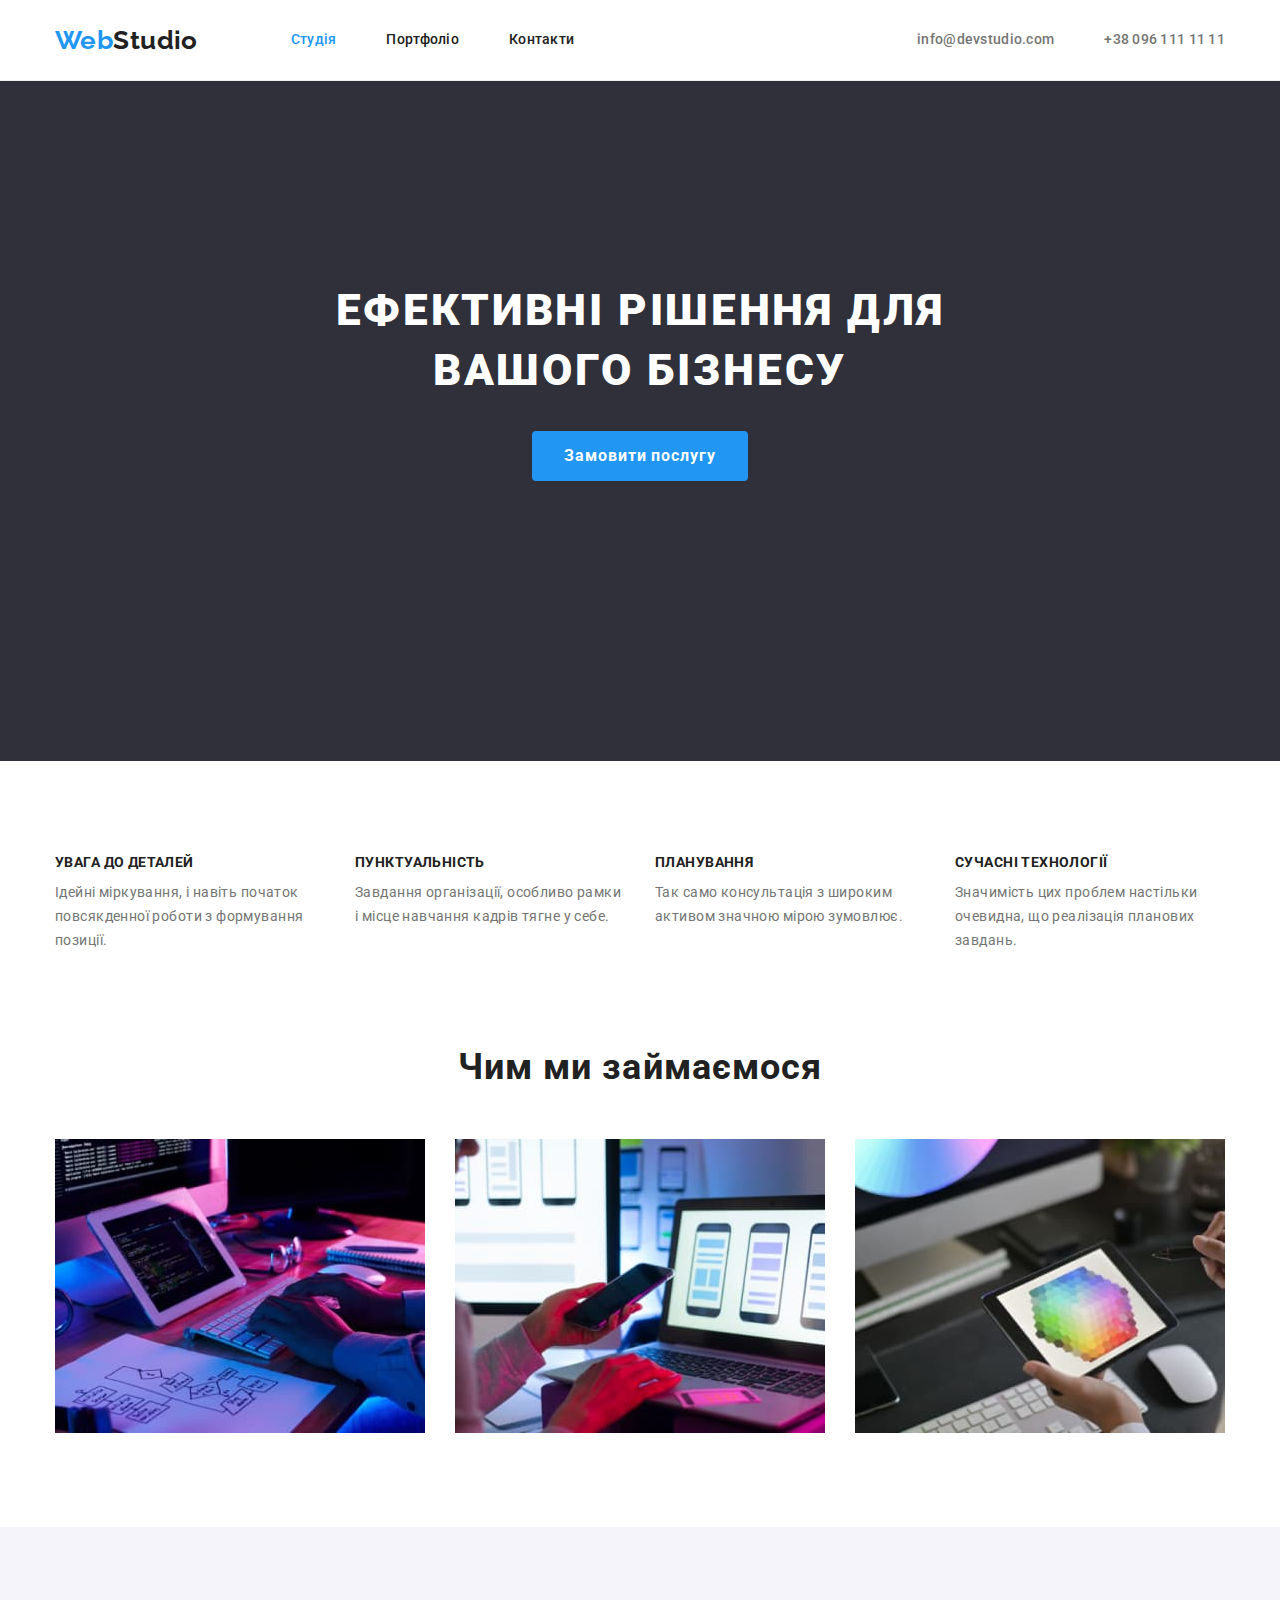
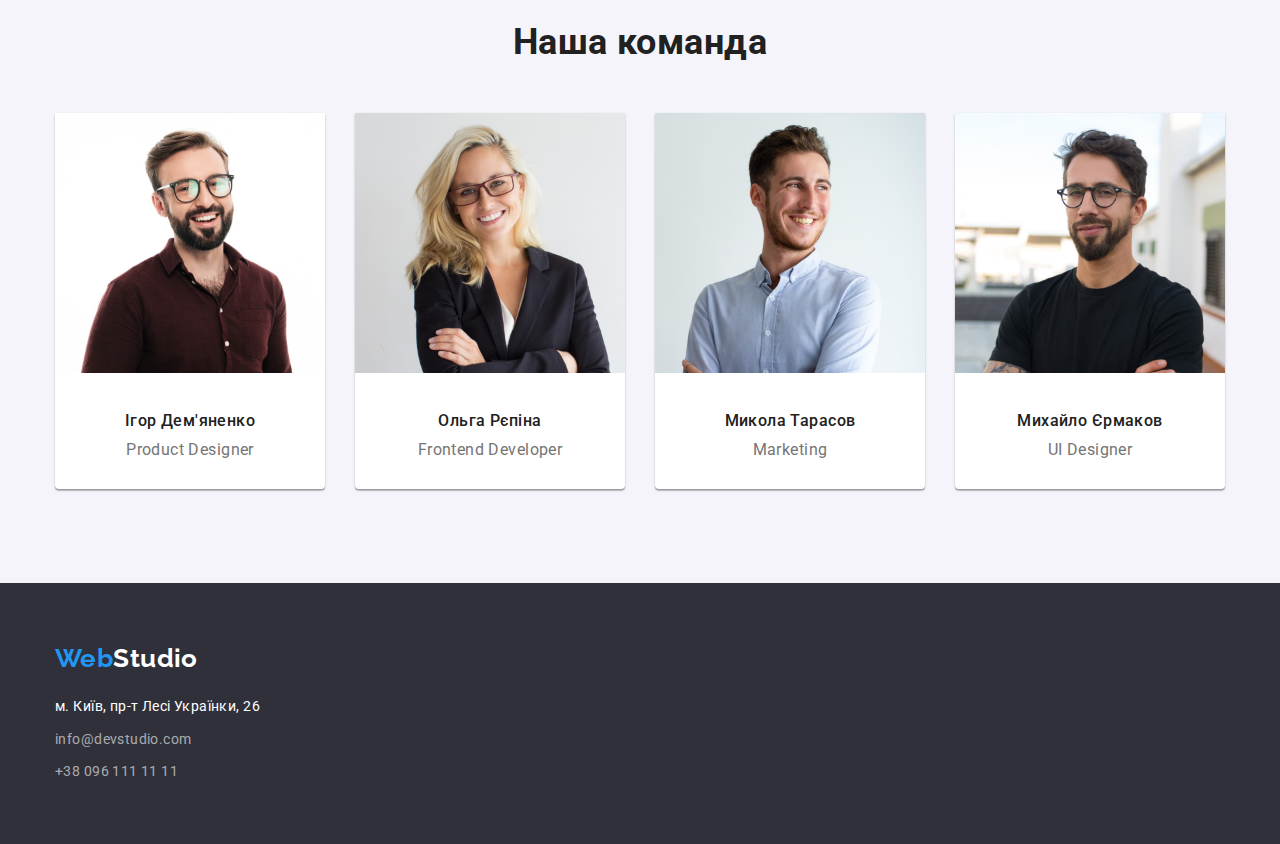
<file: index.html>
<!DOCTYPE html>
<html lang="uk">
    <head>
        <meta charset="UTF-8">
        <meta http-equiv="X-UA-Compatible" content="IE=edge">
        <meta name="viewport" content="width=device-width, initial-scale=1.0">
        <title>WebStudio</title>

        <link rel="preconnect" href="https://fonts.googleapis.com">
        <link rel="preconnect" href="https://fonts.gstatic.com" crossorigin>
        <link href="https://fonts.googleapis.com/css2?family=Raleway:wght@700&family=Roboto:wght@400;500;700;900&display=swap" rel="stylesheet">

        <link rel="stylesheet" href="https://cdnjs.cloudflare.com/ajax/libs/modern-normalize/1.1.0/modern-normalize.min.css">

        <link rel="stylesheet" href="./css/styles.css">
        
    </head>
    <body>
        <header class="head">
            <div class="container header">
                <nav class="navigation">
                    <a class="logo" href="./index.html"> <span class="logo-first">Web</span><span class="logo-second">Studio</span></a>
                    <ul class="nav">
                        <li> <a class="link-current" href="./index.html">Студія</a></li>
                        <li> <a class="link-nav" href="./portfolio.html">Портфоліо</a></li>
                        <li> <a class="link-nav" href="">Контакти</a></li>
                    </ul>
                </nav>
                <ul class="contacts">
                    <li><a class="contacts-link" href="mailto:info@devstudio.com">info@devstudio.com</a></li>
                    <li><a class="contacts-link" href="tel:+380961111111">+38 096 111 11 11</a></li>
                </ul>
            </div>
        </header>
        <main>
            <!--Make an order-->
                <section class="main-section">
                    <div class="container">
                        <h1 class="main-section-text">Ефективні рішення для <br> вашого бізнесу</h1>
                        <button class="button-order" type="button">Замовити послугу</button>
                    </div>
                </section>
            <!--Features-->
                <section class="features">
                    <div class="container">
                        <h2 class="features-title">Особливості</h2>
                        <ul class="features-container">
                            <li>
                                <h3 class="feature">УВАГА ДО ДЕТАЛЕЙ</h3>
                                <p class="features-description">Ідейні міркування, і навіть початок повсякденної роботи з формування позиції.</p>
                            </li>
                            <li>
                                <h3 class="feature">ПУНКТУАЛЬНІСТЬ</h3>
                                <p class="features-description">Завдання організації, особливо рамки і місце навчання кадрів тягне у себе.</p>
                            </li>
                            <li>
                                <h3 class="feature">ПЛАНУВАННЯ</h3>
                                <p class="features-description">Так само консультація з широким активом значною мірою зумовлює.</p>
                            </li>
                            <li>
                                <h3 class="feature">СУЧАСНІ ТЕХНОЛОГІЇ</h3>
                                <p class="features-description">Значимість цих проблем настільки очевидна, що реалізація планових завдань.</p>
                            </li>
                        </ul>
                    </div>
                </section>
            <!--What we do-->
                <section class="work">
                    <div class="container">
                        <h2 class="our-work-title" >Чим ми займаємося</h2>
                        <ul class="our-work-image">
                            <li class="our-work-link">
                                <img src="./images/what-we-do-image1.jpg" alt="Чим ми займаємося зображення 1" width="370">
                            </li>
                            <li class="our-work-link">
                                <img src="./images/what-we-do-image2.jpg" alt="Чим ми займаємося зображення 2" width="370">
                            </li>
                            <li class="our-work-link">
                                <img src="./images/what-we-do-image3.jpg" alt="Чим ми займаємося зображення 3" width="370">
                            </li>
                        </ul>
                    </div>
                </section>
            <!--Team-->
                <section class="team">
                    <div class="container">
                        <h2 class="our-team-title" >Наша команда</h2>
                        <ul class="our-team">
                            <li class="card"><img src="./images/team-image-1.jpg" alt="Наша команда зображення 1" width="270">
                                <div class="employee">
                                    <h3 class="our-team-employee">Ігор Дем'яненко</h3>
                                    <p class="our-team-position">Product Designer</p>
                                </div>
                            </li>
                            <li class="card"><img src="./images/team-image-2.jpg" alt="Наша команда зображення 2" width="270">
                                <div class="employee">
                                    <h3 class="our-team-employee">Ольга Рєпіна</h3>
                                    <p class="our-team-position">Frontend Developer</p>
                                </div>
                            </li>
                            <li class="card"><img src="./images/team-image-3.jpg" alt="Наша команда зображення 3" width="270">
                                <div class="employee">
                                    <h3 class="our-team-employee">Микола Тарасов</h3>
                                    <p class="our-team-position">Marketing</p>
                                </div>
                            </li>
                            <li class="card"><img src="./images/team-image-4.jpg" alt="Наша команда зображення 4" width="270">
                                <div class="employee">
                                    <h3 class="our-team-employee">Михайло Єрмаков</h3>
                                    <p class="our-team-position">UI Designer</p>
                                </div>
                            </li>
                        </ul>
                    </div>
                </section>
        </main>
        <footer class="footer">
                <div class="container">
                    <a class="logo-footer" href="./index.html"> <span class="logo-first">Web</span><span class="logo-footer-second">Studio</span></a>
                    <address class="address">
                        <ul class="contacts-list">
                            <li class="list-item"><a class="address-link" href="https://goo.gl/maps/kwq5cz4bhYJ3PD7R7" target="_blank" rel="noopener noreferrer">м. Київ, пр-т Лесі Українки, 26</a></li>
                            <li class="list-item"><a class="address-link-mail" href="mailto:info@devstudio.com">info@devstudio.com</a></li>
                            <li class="list-item"><a class="address-link-tel" href="tel:+380961111111">+38 096 111 11 11</a></li>
                        </ul>
                    </address>
                </div>
        </footer>
    </body>
</html>
</file>
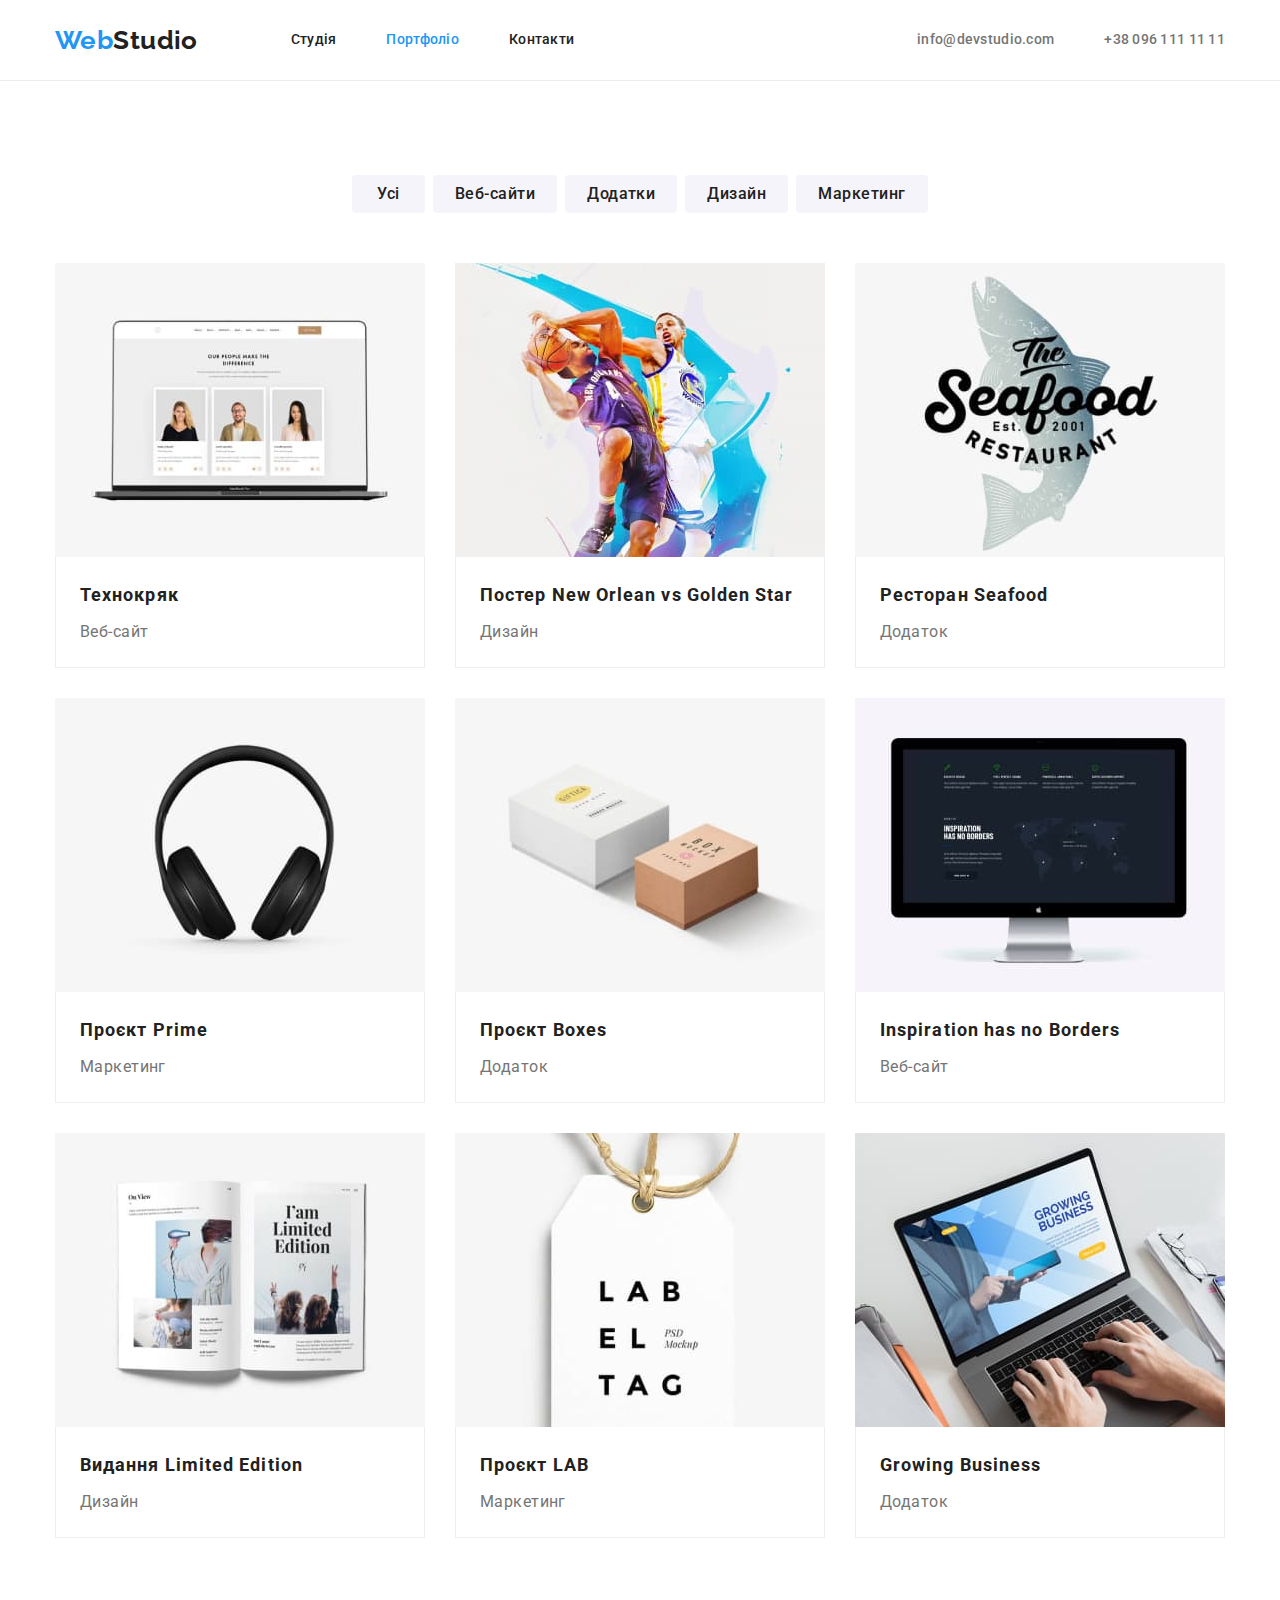
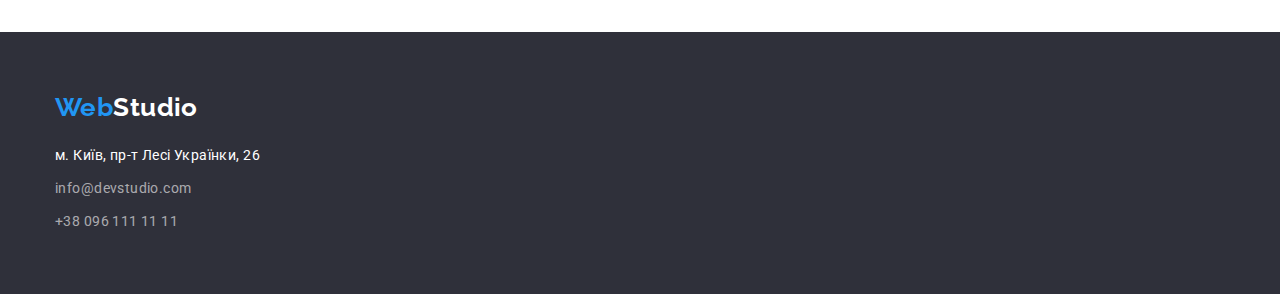
<file: portfolio.html>
<!DOCTYPE html>
<html lang="en">
    <head>
        <meta charset="UTF-8">
        <meta http-equiv="X-UA-Compatible" content="IE=edge">
        <meta name="viewport" content="width=device-width, initial-scale=1.0">
        <title>Portfolio</title>

        <link rel="preconnect" href="https://fonts.googleapis.com">
        <link rel="preconnect" href="https://fonts.gstatic.com" crossorigin>
        <link href="https://fonts.googleapis.com/css2?family=Raleway:wght@700&family=Roboto:wght@400;500;700;900&display=swap" rel="stylesheet">

        <link rel="stylesheet" href="https://cdnjs.cloudflare.com/ajax/libs/modern-normalize/1.1.0/modern-normalize.min.css">

        <link rel="stylesheet" href="./css/styles.css">

    </head>
    <body>
        <header class="head">
            <div class="container header">
                <nav class="navigation">
                    <a class="logo" href="./index.html"> <span class="logo-first">Web</span><span class="logo-second">Studio</span></a>
                    <ul class="nav">
                        <li> <a class="link-nav" href="./index.html">Студія</a></li>
                        <li> <a class="link-current" href="./portfolio.html">Портфоліо</a></li>
                        <li> <a class="link-nav" href="">Контакти</a></li>
                    </ul>
                </nav>
                <ul class="contacts">
                    <li><a class="contacts-link" href="mailto:info@devstudio.com">info@devstudio.com</a></li>
                    <li><a class="contacts-link" href="tel:+380961111111">+38 096 111 11 11</a></li>
                </ul>
            </div>
        </header>
        <main>
            <section class="portfolio">
                <div class="container">
                    <h1 class="portfolio-title" >Портфоліо</h1>
                    <ul class="portfolio-filter">
                        <li><button class="portfolio-filter-button-all" type="button" width: 73px>Усі</button></li>
                        <li><button class="portfolio-filter-button-web" type="button" width: 125px>Веб-сайти</button></li>
                        <li><button class="portfolio-filter-button-app" type="button" width: 112px>Додатки</button></li>
                        <li><button class="portfolio-filter-button-design" type="button" width: 103px>Дизайн</button></li>
                        <li><button class="portfolio-filter-button-market" type="button" width: 130px>Маркетинг</button></li>
                    </ul>
                    <ul class="portfolio-projects">
                        <li class="portfolio-card"><img src="./images/portfolio-image-1.jpg" alt="Технокряк фото" width="370">
                            <div class="project-card">
                                <h2 class="project" >Технокряк</h2>
                                <p class="project-description">Веб-сайт</p>
                            </div>
                        </li>
                        <li class="portfolio-card"><img src="./images/portfolio-image-2.jpg" alt="Постер фото" width="370">
                            <div class="project-card">
                                <h2 class="project" >Постер New Orlean vs Golden Star</h2>
                                <p class="project-description">Дизайн</p>
                            </div>
                        </li>
                        <li class="portfolio-card"><img src="./images/portfolio-image-3.jpg" alt="Ресторан Seafood фото" width="370">
                            <div class="project-card">
                                <h2 class="project" >Ресторан Seafood</h2>
                                <p class="project-description">Додаток</p>
                            </div>
                        </li>
                        <li class="portfolio-card"><img src="./images/portfolio-image-4.jpg" alt="Проєкт Prime фото" width="370">
                            <div class="project-card">
                                <h2 class="project" >Проєкт Prime</h2>
                                <p class="project-description">Маркетинг</p>
                            </div>
                        </li>
                        <li class="portfolio-card"><img src="./images/portfolio-image-5.jpg" alt="Проєкт Boxes фото" width="370">
                            <div class="project-card">
                                <h2 class="project" >Проєкт Boxes</h2>
                                <p class="project-description">Додаток</p>
                            </div>
                        </li>
                        <li class="portfolio-card"><img src="./images/portfolio-image-6.jpg" alt="Inspiration has no Borders фото" width="370">
                            <div class="project-card">
                                <h2 class="project" >Inspiration has no Borders</h2>
                                <p class="project-description">Веб-сайт</p>
                            </div>
                        </li>
                        <li class="portfolio-card"><img src="./images/portfolio-image-7.jpg" alt="Видання Limited Edition фото" width="370">
                            <div class="project-card">
                                <h2 class="project" >Видання Limited Edition</h2>
                                <p class="project-description">Дизайн</p>
                            </div>
                        </li>
                        <li class="portfolio-card"><img src="./images/portfolio-image-8.jpg" alt="Проєкт LAB фото" width="370">
                            <div class="project-card">
                                <h2 class="project" >Проєкт LAB</h2>
                                <p class="project-description">Маркетинг</p>
                            </div>
                        </li>
                        <li class="portfolio-card"><img src="./images/portfolio-image-9.jpg" alt="Growing Business фото" width="370">
                            <div class="project-card">
                                <h2 class="project" >Growing Business</h2>
                                <p class="project-description">Додаток</p>
                            </div>
                        </li>
                    </ul>
                </div>
            </section>
        </main>
        <footer class="footer">
            <div class="container">
                <a class="logo-footer" href="./index.html"> <span class="logo-first">Web</span><span class="logo-footer-second">Studio</span></a>
                <address class="address">
                    <ul class="contacts-list">
                        <li class="list-item"><a class="address-link" href="https://goo.gl/maps/kwq5cz4bhYJ3PD7R7" target="_blank" rel="noopener noreferrer">м. Київ, пр-т Лесі Українки, 26</a></li>
                        <li class="list-item"><a class="address-link-mail" href="mailto:info@devstudio.com">info@devstudio.com</a></li>
                        <li class="list-item"><a class="address-link-tel" href="tel:+380961111111">+38 096 111 11 11</a></li>
                    </ul>
                </address>
            </div>
    </footer>
    </body>
</html>
</file>
<file: css/styles.css>
/* цвет основного текста #212121* /
/* вторичный цвет текста #757575* /
/* дополнительные цвета текста #FFFFFF #2196F3 */

/* цвет основного фона #F5F5F5 */
/* вторичный цвет фона #2F303A */

/* цвет акцента #2196F3 */

/* font-family: 'Raleway', sans-serif;
font-family: 'Roboto', sans-serif; */

:root {
    --primary-text-color:#212121;
    --title-text-color:#757575;
    --accent-color:#2196F3;
    --primary-white-color:#FFFFFF;
    --secondary-black-color: #2F303A;
    --section-color: #F5F4FA;
    --color-address-footer: rgba(255, 255, 255, 0.6);
    --secondary-accent-color: #188CE8;
}

body {
    font-family: Roboto, sans-serif;
    font-size: 14px;
    line-height: 1.71;
    letter-spacing: 0.03em;
    
    background-color: var(--primary-white-color);
    color: var(--title-text-color);
}

        
/* Header */



.container {
    width: 1200px;
    margin-right: auto;
    margin-left: auto;
    padding-right: 15px;
    padding-left: 15px;
}
.head {
    border-bottom: 1px solid #ECECEC;
}
.header {
    display: flex;
}

.navigation {
    display: flex;
    align-items: center;
}

.logo {
    margin-right: 93px;

    font-family: Raleway, sans-serif;
    font-weight: 700;
    font-size: 26px;
    line-height: 1.19;
    text-decoration: none;
    }
.logo-first {
    color: var(--accent-color);
    }
.logo-second {
    color: var(--primary-text-color);
    }

ul {
    list-style: none;
    }

.nav {
    display: flex;
    gap: 50px;
    margin: 0;
    padding-left: 0;

    font-weight: 500;
    font-size: 14px;
    line-height: 1.14;
    letter-spacing: 0.02em;
}

.link-nav {
    display: block;
    padding: 32px 0;
        
    color: var(--primary-text-color);
    text-decoration: none;
    }

.link-nav:hover {
    color: var(--accent-color);
    }
.link-nav:pointer {
    cursor: pointer;
    }
.link-nav:focus {
    color: var(--accent-color);
}

.link-current {
    display: block;
    padding: 32px 0;
    
    color: var(--accent-color);
    text-decoration: none;
}

.contacts {
    margin: 0;
    display: flex;
    gap: 50px;
    margin-left: auto;
    padding-left: 0;

    font-weight: 500;
    font-size: 14px;
    line-height: 1.14;
    letter-spacing: 0.02em;
}
.contacts-link {
    display: block;
    padding: 32px 0;

    color: var(--title-text-color);
    text-decoration: none;
}
.contacts-link:hover {
    color: var(--accent-color);
}
.contacts-link:pointer {
    cursor: pointer;
}
.contacts-link:focus {
    color: var(--accent-color);
}


/* Make an order */

.main-section {
    padding-top: 200px;
    padding-bottom: 280px;

    text-align: center;
    background-color: var(--secondary-black-color);
}
.main-section-text {
    margin: 0;
    margin-bottom: 30px;

    font-weight: 900;
    font-size: 44px;
    line-height: 1.36;
    letter-spacing: 0.06em;
    text-align: center;
    text-transform: uppercase;

    color: var(--primary-white-color);
}
.button-order {
    padding: 10px 32px;
    border-radius: 4px;
    border: none;

    background: var(--accent-color);
    color: var(--primary-white-color);
    font-weight: 700;
    font-size: 16px;
    line-height: 1.88;
    letter-spacing: 0.06em;
    cursor: pointer;
}
.button-order:hover {
    background: var(--secondary-accent-color);
}
.button-order:focus {
    background: var(--secondary-accent-color);
}

/* Features */

.features-title {
    position: absolute;
    width: 1px;
    height: 1px;
    margin: -1px;
    border: 0;
    padding: 0;
    
    white-space: nowrap;
    clip-path: inset(100%);
    clip: rect(0 0 0 0);
    overflow: hidden;
}
.features {
    padding-top: 94px;
    padding-bottom: 94px;
}
.features-container {
    display: flex;
    gap: 30px;
    margin: 0;
    padding: 0;
}
.feature {
    margin: 0 0 10px 0;

    font-weight: 700;
    font-size: 14px;
    line-height: 1.14;
    text-transform: uppercase;

    color: var(--primary-text-color);
}
.features-description {
    width: 270px;
    margin: 0;
}


/* What we do */

.work {
    padding-bottom: 94px;
}
.our-work-title {
    margin: 0 0 50px 0;

    font-weight: 700;
    font-size: 36px;
    line-height: 1.17;
    text-align: center;
    letter-spacing: 0.03em;

    color: var(--primary-text-color);
}
.our-work-image {
    display: flex;
    gap: 30px;
    padding: 0;
    margin: 0;
}
.our-work-link > img {
    display: block;
    max-width: 100%;
    height: auto;
}

/* Team */

.team {
    padding: 94px 0 94px 0;

    background: var(--section-color);
}

.our-team-title {
    margin: 0 0 50px 0;

    font-weight: 700;
    font-size: 36px;
    line-height: 1.17;
    text-align: center;
   
    color: var(--primary-text-color);
}
.our-team {
    display: flex;
    gap: 30px;
    padding: 0;
    margin: 0;
}
.card {
    background: var(--primary-white-color);
    box-shadow: 0px 1px 3px rgba(0, 0, 0, 0.12), 0px 1px 1px rgba(0, 0, 0, 0.14), 0px 2px 1px rgba(0, 0, 0, 0.2);
    border-radius: 0px 0px 4px 4px;
}
.employee {
    padding: 30px 0 30px 0;
}
.our-team-employee {
    margin: 0 0 10px 0;

    font-weight: 500;
    font-size: 16px;
    line-height: 1.19;
    text-align: center;
   
    color: var(--primary-text-color);
}
.our-team-position {
    margin: 0;

    font-size: 16px;
    line-height: 1.19;
    text-align: center;

    color:var(--title-text-color);
}

/* Footer */

.footer {
    padding: 60px 0 60px 0;

    background: var(--secondary-black-color);
}
.logo-footer {
    font-family: Raleway, sans-serif;
    font-weight: 700;
    font-size: 26px;
    line-height: 1.19;
    text-decoration: none;
    color: var(--accent-color);
}
.logo-footer-second {
    color: var(--primary-white-color);
}
.address {
    padding: 0;
    margin: 20px 0 0 0;
}
.contacts-list {
    padding: 0;
    margin: 0;
}
.list-item {
    margin: 0 0 9px 0;
}
.list-item:last-child {
    margin-bottom: 0;
}
.address-link {

    font-style: normal;
    color: var(--primary-white-color);
    text-decoration: none;
}
.address-link:hover {
    color: var(--accent-color);
    }
.address-link:focus {
    color: var(--accent-color);
}
.address-link:pointer {
    cursor: pointer;
}
.address-link-mail,
.address-link-tel {
    font-style: normal;
    color: var(--color-address-footer);
    text-decoration: none;
}
.address-link-mail:hover,
.address-link-tel:hover {
    color: var(--accent-color);
}
.address-link-mail:focus,
.address-link-tel:focus {
    color: var(--accent-color);
}
.address-link-mail:pointer,
.address-link-tel:pointer {
    cursor: pointer;
}

/* Portfolio */

.portfolio {
    padding: 94px 0 94px 0;
}

.portfolio-title {
    position: absolute;
    width: 1px;
    height: 1px;
    margin: -1px;
    border: 0;
    padding: 0;
    
    white-space: nowrap;
    clip-path: inset(100%);
    clip: rect(0 0 0 0);
    overflow: hidden;
}
.portfolio-filter {
    display: flex;
    justify-content: center;
    gap: 8px;
    margin: 0 0 50px 0;
    padding: 0;
}
.portfolio-filter-button-all,
.portfolio-filter-button-web,
.portfolio-filter-button-app,
.portfolio-filter-button-design,
.portfolio-filter-button-market {
    background: var(--section-color);
    color: var(--primary-text-color);
    font-family: inherit;
    font-weight: 500;
    font-size: 16px;
    line-height: 1.62;
    letter-spacing: 0.03em;
    cursor: pointer;
    border-radius: 4px;
    border: none;

}
.portfolio-filter-button-all:hover,
.portfolio-filter-button-web:hover,
.portfolio-filter-button-app:hover,
.portfolio-filter-button-design:hover,
.portfolio-filter-button-market:hover {
    background-color: var(--accent-color);
    color: var(--primary-white-color);
    box-shadow: 0px 3px 1px rgba(0, 0, 0, 0.1), 0px 1px 2px rgba(0, 0, 0, 0.08), 0px 2px 2px rgba(0, 0, 0, 0.12);
}
.portfolio-filter-button-all:focus,
.portfolio-filter-button-web:focus,
.portfolio-filter-button-app:focus,
.portfolio-filter-button-design:focus,
.portfolio-filter-button-market:focus {
    background-color: var(--accent-color);
    color: var(--primary-white-color);
    box-shadow: 0px 3px 1px rgba(0, 0, 0, 0.1), 0px 1px 2px rgba(0, 0, 0, 0.08), 0px 2px 2px rgba(0, 0, 0, 0.12);
}
.portfolio-filter-button-all {
    margin: 0;
    padding: 6px 25px;
}
.portfolio-filter-button-web {
    margin: 0;
    padding: 6px 22px;
}
.portfolio-filter-button-app {
    margin: 0;
    padding: 6px 22px;
}
.portfolio-filter-button-design {
    margin: 0;
    padding: 6px 22px; 
}
.portfolio-filter-button-market {
    margin: 0;
    padding: 6px 22px;
}

/* Projects */

.portfolio-projects {
    display: flex;
    flex-wrap: wrap;
    gap: 30px;
    margin: 0;
    padding: 0;
}
.portfolio-card {
    width: 370px;
    background: var(--primary-white-color);
}
.portfolio-card > img {
    display: block;
    max-width: 100%;
    height: auto;
}
.project-card {
    padding: 20px 24px 20px 24px;
    margin: 0;

    border-right: 1px solid #EEEEEE;
    border-left: 1px solid #EEEEEE;;
    border-bottom: 1px solid #EEEEEE;;

}
.project {
    margin: 0 0 4px 0;

    text-align: left;
    font-weight: 700;
    font-size: 18px;
    line-height: 2;
    letter-spacing: 0.06em;

    color: var(--primary-text-color);
}
.project-description {
    margin: 0;

    text-align: left;
    font-size: 16px;
    line-height: 1.88;

    color: var(--title-text-color);
}
</file>
